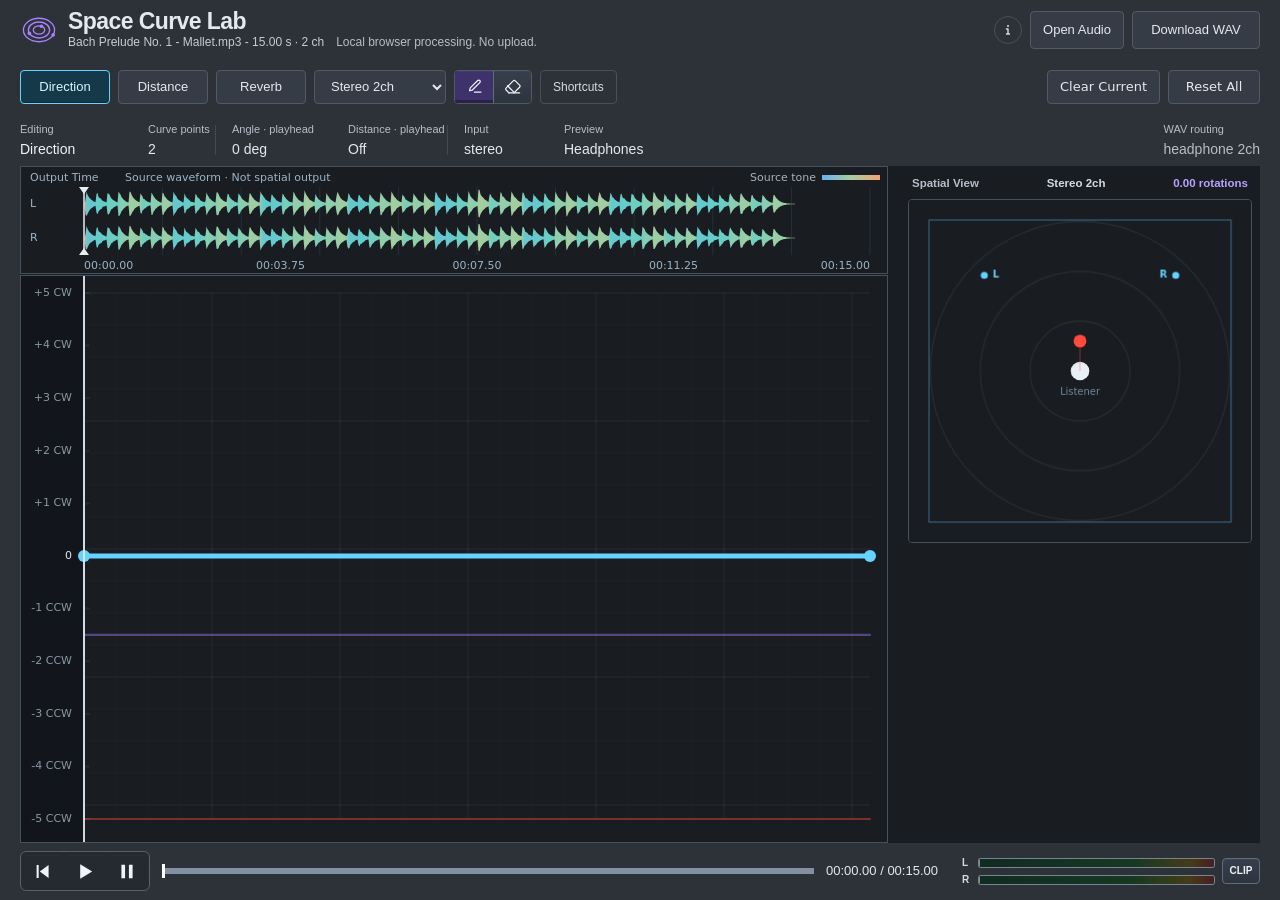
<file: index.html>
<!doctype html>
<html lang="en">
  <head>
    <meta charset="utf-8">
    <meta name="viewport" content="width=device-width, initial-scale=1">
    <title>Space Curve Lab</title>
    <link rel="icon" type="image/svg+xml" href="assets/identity/space-micro.svg?v=hub-v0.10">
    <link rel="stylesheet" href="assets/identity/tokens.css?v=hub-v0.10">
    <link rel="stylesheet" href="src/styles.css?v=20261014-filekeys1">
    <link rel="stylesheet" href="src/common-transport.css?v=20261013-1">
    <link rel="stylesheet" href="src/curve-actions.css?v=20261014-family1">
    <link rel="stylesheet" href="src/file-help.css?v=20261014-family1">
    <link rel="stylesheet" href="src/parameter-help.css?v=20261014-family1">
    <link rel="stylesheet" href="src/studio-theme.css?v=20261015-family1">
    <link rel="stylesheet" href="src/button-states.css?v=20261015-2">
  <link rel="stylesheet" href="src/value-strip.css?v=20261015-1">
  <link rel="stylesheet" href="src/functional-surfaces.css?v=20261015-space4">
    <link rel="stylesheet" href="src/content-alignment.css?v=20261015-2">
  <link rel="stylesheet" href="src/transport-polish.css?v=20261015-2">
  <link rel="stylesheet" href="src/transport-surface.css?v=20261015-2">
  <link rel="stylesheet" href="src/brand-layout.css?v=20261015-1">
    <link rel="stylesheet" href="src/readout-layout.css?v=20261028-family-guide1">
    <link rel="stylesheet" href="src/header-rhythm.css?v=20261015-2">
    <link rel="stylesheet" href="src/expanded-editor.css?v=20261015-spatial2">
    <link rel="stylesheet" href="src/typography.css?v=20261015-family1">
  <link rel="stylesheet" href="src/quiet-ui.css?v=20261023-family1">
    <link rel="stylesheet" href="src/refined-ui.css?v=20261026-graphite1">
</head>
  <body>
    <main class="app">
      <header class="topbar">
        <div class="brand">
          <img class="brandMark" src="assets/identity/space-symbol.svg?v=hub-v0.10" width="48" height="48" alt="" aria-hidden="true">
          <div class="brandCopy">
            <h1><span>Space </span><span class="brandAccent">Curve Lab</span></h1>
            <p class="tagline">Draw rotation and distance onto sound.</p>
            <p class="statusLine"><span id="fileStatus">No audio loaded</span><span class="privacyNote">Local browser processing. No upload.</span></p>

          </div>
        </div>
        <div class="transport">
          <details id="fileHelp" class="fileHelp">
            <summary aria-label="Audio file and export information" title="Audio file and export information"><svg width="16" height="16" viewBox="0 0 16 16" fill="none" aria-hidden="true"><circle cx="8" cy="4" r="1" fill="currentColor"/><path d="M6.5 7h1.5v5m-1.5 0h3" stroke="currentColor" stroke-width="1.4" stroke-linecap="round" stroke-linejoin="round"/></svg></summary>
            <div class="fileHelpPanel">
              <strong>Files &amp; export</strong>
              <dl>
                <dt>Input</dt><dd>WAV, MP3 recommended.</dd>
                <dt>AIFF</dt><dd>Mono/stereo 16/24-bit PCM (8–192 kHz), converted locally on import. AIFF-C is not supported.</dd>
                <dt>AIFF limits</dt><dd>128 MiB file / converted WAV; 192 MiB decoded audio. Other formats depend on browser memory.</dd>
                <dt>Output</dt><dd>Source duration · 2 / 4 / 8 channels · 48 kHz / 24-bit WAV. Reverb tails beyond the source end are not included.</dd>
              </dl>
              <p>Short excerpts recommended. Use one Lab at a time for heavy processing.</p>
            </div>
          </details>
          <label class="fileButton">
            Open Audio
            <input id="fileInput" type="file" accept="audio/*,.aif,.aiff,.aifc">
          </label>
          <span class="exportStatus" role="status" aria-label="Export status" hidden><strong id="downloadReadout">not ready</strong></span>
<button id="downloadButton" class="downloadButton" type="button" disabled title="Source duration · 2 / 4 / 8 channels · 48 kHz / 24-bit WAV.">Download WAV</button>
        </div>
      </header>

      <section class="editor">
        <div class="legend">
          <div class="modeButtons">
            <button id="directionMode" class="curveMode enabled active" type="button" aria-pressed="true" data-parameter-help aria-describedby="directionModeHelp">Direction</button>
            <button id="distanceMode" class="curveMode" type="button" aria-pressed="false" data-parameter-help aria-describedby="distanceModeHelp">Distance</button>
            <button id="reverbMode" class="curveMode" type="button" aria-pressed="false" data-parameter-help aria-describedby="reverbModeHelp">Reverb</button>
            <div class="channelTools">
              <select id="renderFormat" aria-label="Render format">
                <option value="stereo">Stereo 2ch</option>
                <option value="quad">Quad 4ch</option>
                <option value="octo">Octo 8ch</option>
              </select>
              <div class="toolToggle" role="group" aria-label="Curve editing tool">
                <button id="penTool" class="active" type="button" aria-label="Pen" aria-pressed="true" title="Pen: add or move points. Shift-drag a point and following points vertically; X stays fixed. Esc cancels the group drag.">
                  <svg xmlns="http://www.w3.org/2000/svg" width="17" height="17" viewBox="0 0 24 24" fill="none" stroke="currentColor" stroke-width="2" stroke-linecap="round" stroke-linejoin="round" aria-hidden="true"><path d="M12 20h9"/><path d="M16.5 3.5a2.121 2.121 0 0 1 3 3L9 17l-4 1 1-4Z"/></svg>
                </button>
                <button id="eraserTool" type="button" aria-label="Eraser" aria-pressed="false" title="Eraser: click a point to delete. Mac: Option-click; PC: Ctrl-click">
                  <svg xmlns="http://www.w3.org/2000/svg" width="17" height="17" viewBox="0 0 24 24" fill="none" stroke="currentColor" stroke-width="2" stroke-linecap="round" stroke-linejoin="round" aria-hidden="true"><path d="m7 21-4-4a2 2 0 0 1 0-3L13 4a2 2 0 0 1 3 0l6 6a2 2 0 0 1 0 3l-8 8"/><path d="M22 21H7"/><path d="m5 11 9 9"/></svg>
                </button>
              </div>
            </div>
            <details id="shortcutHelp" class="fileHelp shortcutHelp">
              <summary title="Existing shortcuts by editing area">Shortcuts</summary>
              <div class="fileHelpPanel" aria-label="Keyboard shortcuts"><strong>Keyboard shortcuts</strong><h3>Curve editing</h3><dl><dt>Shift-drag</dt><dd>Move this and following points vertically. X stays fixed.</dd><dt>Option-click</dt><dd>Mac: delete a point. PC: Ctrl-click. Endpoints stay protected.</dd><dt>Esc</dt><dd>Cancel the pending Shift group drag.</dd></dl><h3>Playback</h3><dl><dt>Space</dt><dd>Play/pause outside inputs, selectors and help.</dd><dt>← / →</dt><dd>Source waveform guide focused: seek 1 s; Shift: 0.1 s. Home / End: boundaries.</dd></dl><p>The channel selector sets the WAV layout; headphone Preview stays stereo. The waveform is a source guide, not spatial output. Esc closes this guide.</p></div>
            </details>
          </div>
          <div class="curveLegend">
            <span><b class="directionSwatch"></b>direction -1800/+1800 degrees</span>
            <span class="directionHint">+ clockwise / - counterclockwise</span>
            <span><b class="distanceSwatch"></b>distance near/far</span>
          </div>
          <div class="curveActions">
            <input id="distanceBypass" type="checkbox" checked hidden>

            <button id="clearCurveButton" type="button">Clear Current</button>
            <button id="resetButton" type="button">Reset All</button>
          </div>
        </div>

        <div class="roomControls" role="group" aria-label="Reverb settings" hidden>
          <span>Draw Reverb Amount · <output id="reverbAmountValue">35%</output></span>
          <label>Decay <input id="reverbDecay" type="range" min="0.3" max="4" step="0.1" value="1.2"><output id="reverbDecayValue">1.2 s</output></label>
          <span>Tail ends at file length</span>
        </div>
        <div class="panel currentValues contextReadouts">
          <div class="readout primaryReadout">
            <span>Editing</span>
            <strong id="modeReadout">Direction</strong>
          </div>
          <div class="readout editContextEnd">
            <span>Curve points</span>
            <strong id="pointsReadout">2</strong>
          </div>
          <div class="readout">
            <span title="Direction curve at the output playhead, not a selected point or measured audio.">Angle · playhead</span>
            <strong id="directionReadout">0 deg</strong>
          </div>
          <div class="readout playbackGroupEnd">
            <span title="Distance curve at the output playhead. Off and bypass retain their existing meaning.">Distance · playhead</span>
            <strong id="distanceReadout">Off</strong>
          </div>
          <div class="readout">
            <span>Input</span>
            <strong id="inputReadout">mono/stereo</strong>
          </div>
          <div class="readout previewReadout">
            <span>Preview</span>
            <strong>Headphones</strong>
          </div>
          <div class="readout referenceReadout">
            <span title="Output routing selected for WAV; headphone Preview stays stereo.">WAV routing</span>
            <strong id="engineReadout">Stereo render</strong>
          </div>
        </div>

        <div class="workspace">
          <div class="curveStack">
            <div class="canvasFrame timelineFrame">
              <canvas id="waveCanvas" width="1600" height="150" role="slider" tabindex="0" aria-label="Output time, source waveform, not spatial output" aria-valuemin="0" aria-valuemax="100" aria-valuenow="0"></canvas>
            </div>
            <div class="canvasFrame curveFrame">
              <canvas id="curveCanvas" width="1600" height="560" aria-label="Curve editor. Click to add or drag to move. Shift-drag a point and following points vertically with X fixed. Esc cancels. Mac Option-click deletes; PC Ctrl-click."></canvas>
            </div>

          </div>
          <aside class="spatialPanel">
            <div class="spatialHeader">
              <span>Spatial View</span>
              <span id="spatialModeLabel">Stereo 2ch</span>
              <strong id="motionReadout">0.00 rotations</strong>
            </div>
            <canvas id="spatialCanvas" width="520" height="520"></canvas>
          </aside>
        </div>
      </section>

      <footer class="playbackBar" aria-label="Playback and output monitoring">
        <div class="bottomTransport" aria-label="Transport controls">
          <button id="rewindButton" type="button" aria-label="Return to start" title="Return to start" disabled></button>
          <button id="playButton" type="button" aria-label="Play" title="Play · Space" disabled>Play</button>
          <button id="stopButton" type="button" aria-label="Pause" title="Pause · Space" disabled>Pause</button>
        </div>
        <input id="playbackScrubber" type="range" min="0" max="1" step="0.0001" value="0" aria-label="Output playback position" disabled>
        <output id="timeStatus" aria-label="Current playback time and duration">00:00.00 / 00:00.00</output>
        <section class="outputMeter" aria-label="Stereo headphone preview output level meter">
          <div class="meterChannels">
            <div class="meterRow" data-meter-channel="0">
              <span class="meterChannelLabel">L</span>
              <div class="meterTrack" aria-hidden="true">
                <div class="meterRms"></div>
                <div class="meterPeak"></div>
                <div class="meterHold"></div>
              </div>
              <span class="meterValue">-∞</span>
            </div>
            <div class="meterRow" data-meter-channel="1">
              <span class="meterChannelLabel">R</span>
              <div class="meterTrack" aria-hidden="true">
                <div class="meterRms"></div>
                <div class="meterPeak"></div>
                <div class="meterHold"></div>
              </div>
              <span class="meterValue">-∞</span>
            </div>
          </div>
          <button id="meterClipButton" class="meterClip" type="button" aria-pressed="false" title="Clip indicator. Click to reset.">CLIP</button>
        </section>
      </footer>
    </main>

    <div id="resetDialog" class="dialogBackdrop" hidden>
      <div class="confirmDialog" role="dialog" aria-modal="true" aria-labelledby="resetDialogTitle" aria-describedby="resetDialogDescription">
        <h2 id="resetDialogTitle">Reset all curves?</h2>
        <p id="resetDialogDescription">Direction, Distance and Reverb will return to their default state. This action cannot be undone.</p>
        <div class="dialogActions">
          <button id="cancelResetButton" type="button">Cancel</button>
          <button id="confirmResetButton" type="button">Reset All</button>
        </div>
      </div>
    </div>

    <script src="src/file-help.js?v=20261028-family-guide1" type="module"></script>
    <script src="src/app.js?v=20261030-entry-history1" type="module"></script>
  <div id="directionModeHelp" class="parameterHelp" role="tooltip" hidden><strong>Direction · −1800° to +1800°</strong><span>Move the sound around the listener. Positive = clockwise; negative = counterclockwise. 360° is one full turn.</span><span class="helpState"></span></div>
<div id="distanceModeHelp" class="parameterHelp" role="tooltip" hidden><strong>Distance · 0–1</strong><span>Move from near (0) to far (1), changing level, filtering and spatial impression. This is not a calibrated distance in meters.</span><span class="helpState"></span></div>
<div id="reverbModeHelp" class="parameterHelp" role="tooltip" hidden><strong>Reverb Amount · 0–100%</strong><span>Draw how much sound is sent to the reverb. Decay is a separate 0.3–4 s setting. The tail ends at the file length.</span><span class="helpState"></span></div>
<script type="module" src="src/parameter-help.js?v=20261014-family1"></script>
<script src="src/value-details.js?v=20261015-1" type="module"></script>
  <script type="module" src="src/expanded-editor.js?v=20261015-height2"></script>
  </body>
</html>
</file>
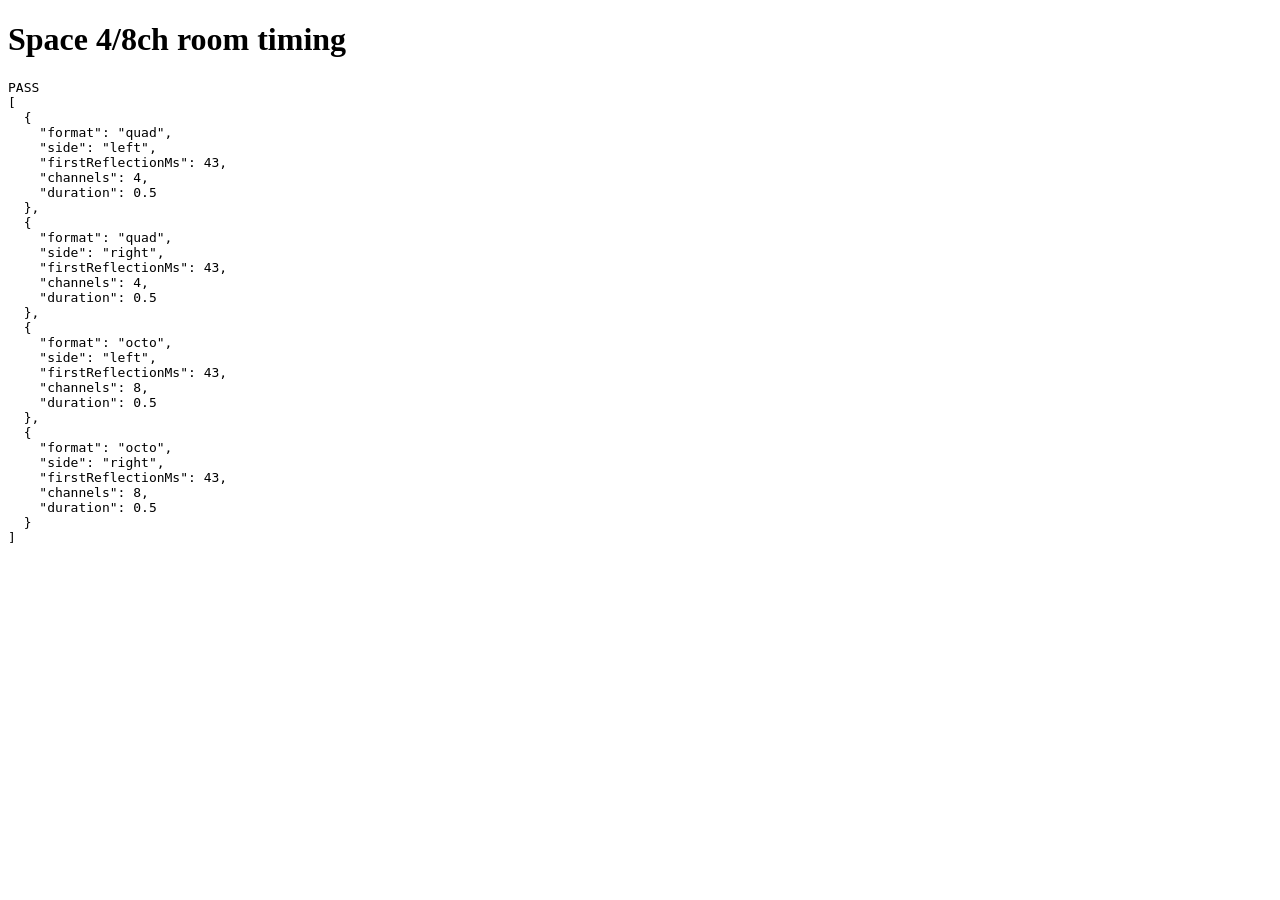
<file: tests/browser-room-clock.html>
<!doctype html><meta charset="utf-8"><title>Space room clock verification</title><h1>Space 4/8ch room timing</h1><pre id="result">Running</pre>
<script type="module">
import {renderSpatialWav} from '../src/offline-render.js?v=20261006-room-01';
try {
 const rate=48000,n=24000,at=960,x=new Float32Array(n),z=new Float32Array(n);x[at]=.1;const flat=y=>[{x:0,y},{x:1,y}],rows=[];
 for(const format of ['quad','octo'])for(const side of ['left','right']){
  const channels=side==='left'?[x,z]:[z,x];const wav=renderSpatialWav({sampleRate:rate,length:n,numberOfChannels:2,getChannelData:c=>channels[c]},flat((1800+(side==='left'?45:-45))/3600),flat(1),format,false);
  const decoded=await new OfflineAudioContext(2,1,rate).decodeAudioData(wav);let first=null;
  for(let i=at+480;i<n&&first===null;i++)for(let c=0;c<decoded.numberOfChannels;c++)if(Math.abs(decoded.getChannelData(c)[i])>1e-5){first=(i-at)/rate*1000;break;}
  if(first!==43)throw new Error('Expected 43 ms, got '+first);
  rows.push({format,side,firstReflectionMs:first,channels:decoded.numberOfChannels,duration:decoded.duration});
 }
 result.textContent='PASS\n'+JSON.stringify(rows,null,2);
}catch(e){result.textContent='FAIL '+e.stack;}
</script>
</file>
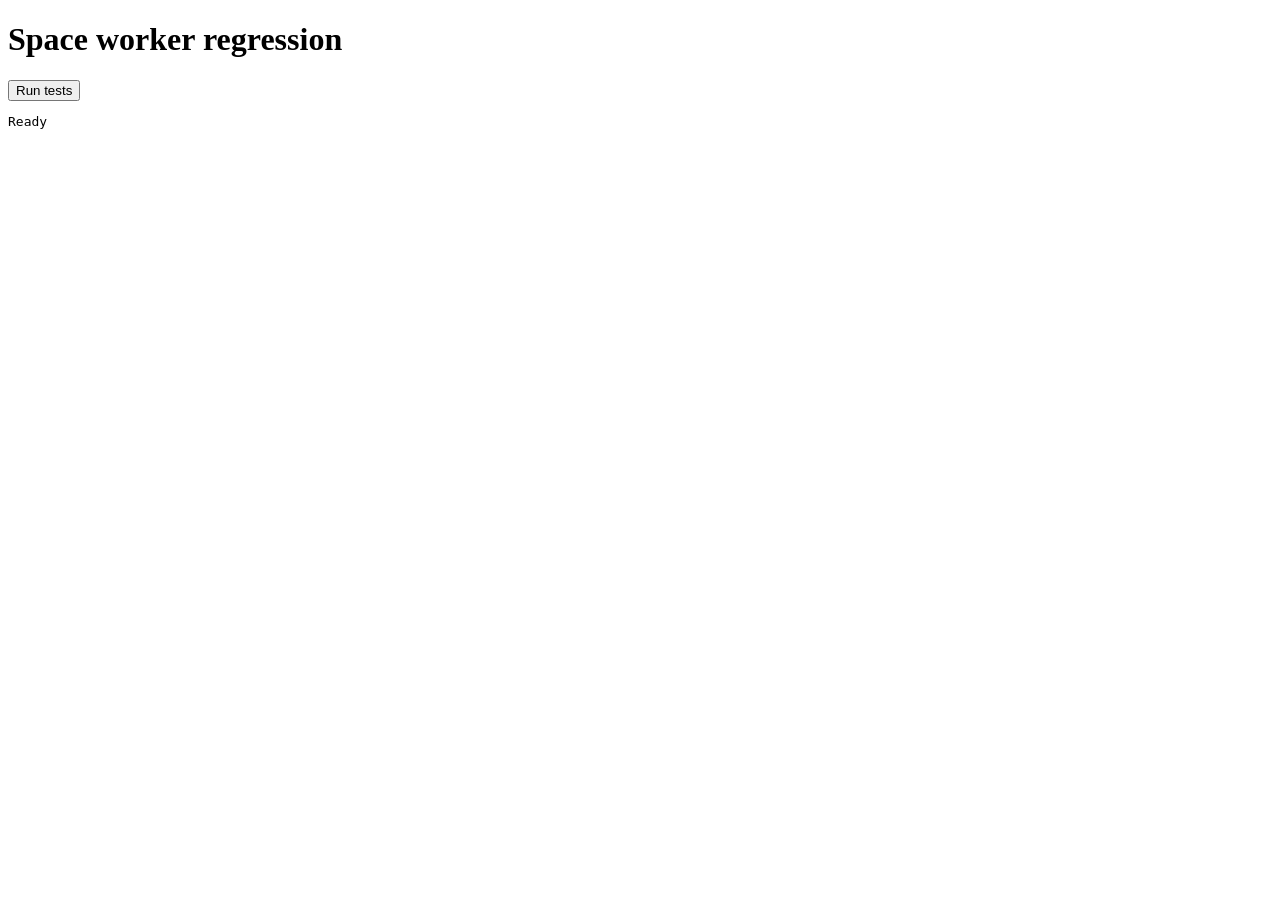
<file: tests/browser-worker.html>
<!doctype html><meta charset="utf-8"><title>Space worker regression</title><h1>Space worker regression</h1><button id="run">Run tests</button><pre id="result">Ready</pre>
<script type="module">
import {renderSpatialWav} from '../src/offline-render.js?v=20261006-room-01';
import {renderSpatialWavAsync} from '../src/render-client.js?v=20261006-worker-01';
const flat=y=>[{x:0,y},{x:1,y}],rate=48000;
function input(seconds){const l=Float32Array.from({length:rate*seconds},(_,i)=>.02*Math.sin(2*Math.PI*997*i/rate)),r=Float32Array.from(l,x=>-x);return {sampleRate:rate,length:l.length,numberOfChannels:2,getChannelData:c=>c?r:l};}
function equal(a,b){const x=new Uint8Array(a),y=new Uint8Array(b);if(x.length!==y.length||x.some((v,i)=>v!==y[i]))throw Error('WAV mismatch');}
run.onclick=async()=>{run.disabled=true;try{
 const short=input(.2),rows=[];
 for(const format of ['stereo','quad','octo'])for(const bypass of [true,false]){
  const args=[short,flat(.53),flat(1),format,bypass];equal(await renderSpatialWavAsync(...args),renderSpatialWav(...args));rows.push({format,bypass,byteIdentical:true});
 }
 const long=input(60),args=[long,flat(.5),flat(1),'octo',false];
 let cancelled=false,cancelCycles=0;
 const shortArgs=[short,flat(.5),flat(1),'octo',false],reference=renderSpatialWav(...shortArgs);
 for(let cycle=0;cycle<5;cycle++){
  const controller=new AbortController();setTimeout(()=>controller.abort(),50);cancelled=false;
  try{await renderSpatialWavAsync(...args,controller.signal);}catch(e){if(e.name!=='AbortError')throw e;cancelled=true;}
  if(!cancelled)throw Error('Cancellation failed');
  equal(await renderSpatialWavAsync(...shortArgs),reference);cancelCycles++;
 }
 let ticks=0;const timer=setInterval(()=>ticks++,20),start=performance.now();let wav;
 try{wav=await renderSpatialWavAsync(...args);}finally{clearInterval(timer);}
 if(ticks<3)throw Error('UI heartbeat stalled');const view=new DataView(wav);if(view.getUint32(40,true)!==60*rate*24)throw Error('Length mismatch');
 result.textContent='PASS\n'+JSON.stringify({rows,cancelled,cancelCycles,recoveryIdentical:true,longSeconds:60,longChannels:8,elapsedMs:performance.now()-start,heartbeatTicks:ticks,sourceIntact:long.getChannelData(0).length===60*rate},null,2);
}catch(e){result.textContent='FAIL '+e.stack;}finally{run.disabled=false;}};
</script>
</file>
<file: assets/identity/tokens.css>
/* Pinned Hub v0.10 palette. Update from palette.json together. */
:root {
  --curve-lab-audio: #459BFF;
  --curve-lab-timbre: #F4CB38;
  --curve-lab-space: #A982FF;
  --curve-lab-granular: #EF4FA4;
  --curve-lab-spectral: #FF7047;
  --curve-lab-oscillator: #28CDB0;
}
</file>
<file: src/styles.css>
:root {
  color-scheme: dark;
  --cl-bg: #07111c;
  --cl-bg-deep: #050b12;
  --cl-surface: #0d1b29;
  --cl-surface-raised: #122438;
  --cl-surface-hover: #182f46;
  --cl-surface-active: #1b3751;
  --cl-canvas: #0c1f31;
  --cl-border: #203a52;
  --cl-border-strong: #345672;
  --cl-text: #e8f0f6;
  --cl-text-secondary: #aabccc;
  --cl-text-muted: #71889b;
  --cl-accent: var(--curve-lab-space);
  --cl-accent-hover: #baa1ff;
  --cl-focus: #ccb4ff;
  --cl-direction: #66d2ff;
  --cl-distance: #ff4b3e;
  --cl-danger: #e35d80;
  --cl-meter-green: #20d45b;
  --cl-meter-yellow: #f2d31b;
  --cl-meter-orange: #f28c18;
  --cl-meter-red: #e44747;
  --cl-meter-hold: #f4f7f9;
  --cl-radius-sm: 4px;
  --cl-radius-md: 6px;
  --cl-radius-lg: 8px;
  --cl-space-1: 4px;
  --cl-space-2: 8px;
  --cl-space-3: 12px;
  --cl-space-4: 16px;
  --cl-space-6: 24px;
  --cl-control-height: 38px;
  --cl-toolbar-height: 54px;
  font-family: system-ui, -apple-system, BlinkMacSystemFont, "Segoe UI", sans-serif;
  background: var(--cl-bg-deep);
  color: var(--cl-text);
}

* {
  box-sizing: border-box;
}

body {
  margin: 0;
  min-height: 100vh;
  min-height: 100dvh;
  overflow: auto;
  background: var(--cl-bg-deep);
}

button,
input,
select {
  font: inherit;
}

.app {
  display: grid;
  grid-template-columns: minmax(0, 1fr);
  grid-template-rows: auto auto auto;
  align-content: start;
  min-height: 100vh;
  min-height: 100dvh;
  padding-bottom: 102px;
  padding-bottom: calc(102px + env(safe-area-inset-bottom, 0px));
}

.topbar {
  grid-column: 1 / -1;
  display: grid;
  grid-template-columns: minmax(330px, 1fr) auto;
  align-items: center;
  gap: var(--cl-space-6);
  padding: 18px var(--cl-space-6);
  border-bottom: 1px solid rgba(52, 86, 114, 0.72);
  background: #08131e;
}

.brand {
  display: grid;
  grid-template-columns: 48px minmax(0, 1fr);
  align-items: center;
  gap: var(--cl-space-3);
  min-width: 0;
}

.brandMark {
  width: 48px;
  height: 48px;
  display: block;
  object-fit: contain;
}

.brandCopy {
  min-width: 0;
}

.brand h1 {
  margin: 0;
  color: var(--cl-text);
  font-size: 25px;
  font-weight: 720;
  line-height: 1.05;
  letter-spacing: 0;
}

.brandAccent {
  color: var(--cl-accent);
}

.brand p {
  margin: 0;
}

.tagline {
  margin-top: var(--cl-space-1);
  color: var(--cl-text-secondary);
  font-size: 13px;
  line-height: 1.35;
}

.statusLine {
  display: flex;
  flex-wrap: wrap;
  gap: 5px var(--cl-space-3);
  margin-top: 3px;
  color: var(--cl-text-muted);
  font-size: 11.5px;
  line-height: 1.35;
}

.privacyNote {
  color: #77b7aa;
}

.formatNote {
  margin-top: 2px;
  color: #60798d;
  font-size: 10.5px;
  line-height: 1.35;
}

#timeStatus {
  min-width: 166px;
  color: var(--cl-text);
  font-size: 16px;
  font-weight: 680;
  font-variant-numeric: tabular-nums;
  text-align: center;
  white-space: nowrap;
}

.transport {
  display: flex;
  align-items: center;
  justify-self: end;
  gap: var(--cl-space-2);
  flex-wrap: wrap;
}

button,
.fileButton,
select {
  min-width: 74px;
  height: var(--cl-control-height);
  display: inline-flex;
  align-items: center;
  justify-content: center;
  padding: 0 14px;
  border: 1px solid var(--cl-border);
  border-radius: var(--cl-radius-md);
  background: var(--cl-surface-raised);
  color: var(--cl-text-secondary);
  font-size: 13px;
  font-weight: 620;
  line-height: 1;
  text-decoration: none;
  white-space: nowrap;
  cursor: pointer;
}

select {
  min-width: 112px;
  color-scheme: dark;
}

button:hover,
.fileButton:hover,
select:hover {
  border-color: var(--cl-border-strong);
  background: var(--cl-surface-hover);
  color: var(--cl-text);
}

button:focus-visible,
.fileButton:focus-within,
select:focus-visible,
input:focus-visible {
  outline: 2px solid var(--cl-focus);
  outline-offset: 2px;
}

button:active:not(:disabled),
.fileButton:active,
select:active:not(:disabled) {
  background: var(--cl-surface-active);
}

button:disabled,
select:disabled {
  opacity: 0.42;
  cursor: default;
}

#downloadButton {
  min-width: 128px;
  border-color: var(--cl-accent);
  background: color-mix(in srgb, var(--cl-accent) 48%, var(--cl-bg));
  color: #fbf9ff;
}

#downloadButton:hover {
  border-color: var(--cl-accent-hover);
  background: color-mix(in srgb, var(--cl-accent) 60%, var(--cl-bg));
}

#stopButton {
  border-color: #784054;
  color: #f09ab1;
}

#stopButton:hover {
  border-color: var(--cl-danger);
  background: #321d2a;
  color: #ffc0d0;
}

.fileButton input {
  position: absolute;
  width: 1px;
  height: 1px;
  padding: 0;
  margin: -1px;
  overflow: hidden;
  clip-path: inset(50%);
  white-space: nowrap;
  border: 0;
}

.editor {
  min-width: 0;
  min-height: 0;
  display: grid;
  grid-template-rows: auto auto auto minmax(0, 1fr);
  align-content: start;
  gap: var(--cl-space-3);
  padding: var(--cl-space-4);
}

.legend {
  min-height: var(--cl-toolbar-height);
  display: grid;
  grid-template-columns: auto minmax(0, 1fr) auto;
  align-items: center;
  gap: var(--cl-space-4);
  padding: var(--cl-space-2) var(--cl-space-3);
  border: 1px solid var(--cl-border);
  border-radius: var(--cl-radius-lg);
  background: var(--cl-surface);
  color: var(--cl-text-muted);
  font-size: 11.5px;
}

.modeButtons,
.curveLegend,
.curveActions {
  display: flex;
  align-items: center;
  gap: var(--cl-space-2);
  flex-wrap: wrap;
}

.curveLegend {
  min-width: 0;
  gap: var(--cl-space-4);
}

.curveActions {
  justify-content: flex-end;
}

.legend button {
  min-width: 90px;
  height: 34px;
}

.curveMode {
  border-color: #29445b;
  background: #102236;
}

.toolToggle {
  display: inline-flex;
  height: 34px;
  margin-left: var(--cl-space-1);
  overflow: hidden;
  border: 1px solid #2d4a61;
  border-radius: var(--cl-radius-md);
}

.legend .toolToggle button {
  width: 38px;
  min-width: 38px;
  height: 32px;
  padding: 0;
  border: 0;
  border-radius: 0;
  background: #102236;
  color: #9fb5c6;
}

.legend .toolToggle button + button {
  border-left: 1px solid #2d4a61;
}

.legend .toolToggle button.active {
  background: #3e326b;
  color: #f2edff;
}

.legend .toolToggle button:focus-visible {
  outline: 2px solid var(--cl-focus);
  outline-offset: -2px;
}

#directionMode.active {
  border-color: var(--cl-direction);
  background: #143a4a;
  color: #d8f6ff;
}

#distanceMode.active {
  border-color: var(--cl-distance);
  background: #442329;
  color: #ffd9d6;
}

#clearCurveButton,
#resetButton {
  min-width: 92px;
  color: var(--cl-text-secondary);
}

#clearCurveButton {
  border-color: #3b5063;
}

#resetButton {
  border-color: #784054;
  color: #f09ab1;
}

#resetButton:hover {
  border-color: var(--cl-danger);
  background: #321d2a;
  color: #ffc0d0;
}

.toggle {
  height: 34px;
  display: inline-flex;
  align-items: center;
  gap: 7px;
  padding: 0 10px;
  border: 1px solid #3b5063;
  border-radius: var(--cl-radius-md);
  color: var(--cl-text-secondary);
  background: #102236;
  white-space: nowrap;
}

.toggle:hover {
  border-color: var(--cl-border-strong);
  color: var(--cl-text);
}

.toggle input {
  width: 14px;
  height: 14px;
  margin: 0;
  accent-color: var(--cl-distance);
}

.directionHint {
  color: var(--cl-text-muted);
}

.directionSwatch,
.distanceSwatch {
  display: inline-block;
  width: 22px;
  height: 3px;
  margin-right: 6px;
  border-radius: 2px;
  vertical-align: middle;
}

.directionSwatch { background: var(--cl-direction); }
.distanceSwatch { background: var(--cl-distance); }

.panel {
  display: grid;
  grid-template-columns: repeat(8, minmax(100px, 1fr));
  gap: 0;
  padding: 10px 12px;
  border: 1px solid var(--cl-border);
  border-radius: var(--cl-radius-lg);
  background: #0a1724;
}

.readout {
  position: relative;
  display: grid;
  grid-template-rows: 13px 17px;
  align-content: center;
  gap: 4px;
  min-width: 0;
  padding: 0 14px;
  color: var(--cl-text-muted);
  font-size: 10.5px;
  line-height: 1.2;
  text-transform: uppercase;
}

.readout:first-child {
  padding-left: 4px;
}

.readout:not(:last-child)::after {
  position: absolute;
  top: 3px;
  right: 0;
  bottom: 3px;
  width: 1px;
  background: rgba(52, 86, 114, 0.58);
  content: "";
}

.readout strong {
  overflow: hidden;
  color: var(--cl-text);
  font-size: 13px;
  font-weight: 650;
  font-variant-numeric: tabular-nums;
  line-height: 1.3;
  text-overflow: ellipsis;
  text-transform: none;
  white-space: nowrap;
}

.workspace {
  min-width: 0;
  display: grid;
  grid-template-columns: minmax(0, 1fr) minmax(300px, 360px);
  align-items: start;
  gap: var(--cl-space-3);
}

.curveStack {
  min-width: 0;
  display: grid;
  gap: var(--cl-space-3);
}

.canvasFrame,
.spatialPanel {
  min-width: 0;
  overflow: hidden;
  border: 1px solid var(--cl-border-strong);
  border-radius: var(--cl-radius-lg);
  background: var(--cl-canvas);
}

canvas {
  display: block;
  width: 100%;
}

#waveCanvas,
#curveCanvas {
  background: var(--cl-canvas);
}

#waveCanvas {
  cursor: crosshair;
  touch-action: none;
  height: clamp(88px, 12vh, 128px);
  height: clamp(88px, 12dvh, 128px);
}

#curveCanvas {
  height: clamp(250px, calc(100vh - 515px), 620px);
  height: clamp(250px, calc(100dvh - 515px), 620px);
  cursor: crosshair;
}

#curveCanvas.eraseMode {
  cursor: url("eraser-cursor.svg") 5 25, crosshair;
}

.spatialPanel {
  padding: var(--cl-space-2);
  background: #0a1724;
}

.spatialHeader {
  display: flex;
  align-items: center;
  justify-content: space-between;
  gap: var(--cl-space-3);
  padding: 3px 4px 10px;
  color: var(--cl-text-muted);
  font-size: 11.5px;
  font-weight: 650;
}

.spatialHeader span {
  min-width: 0;
}

#spatialModeLabel {
  flex: 1 1 auto;
  overflow: hidden;
  color: var(--cl-text-secondary);
  text-align: center;
  text-overflow: ellipsis;
  white-space: nowrap;
}

.spatialHeader strong {
  color: var(--cl-accent-hover);
  font-size: 11.5px;
  font-variant-numeric: tabular-nums;
}

#spatialCanvas {
  aspect-ratio: 1;
  border: 1px solid var(--cl-border);
  border-radius: var(--cl-radius-md);
  background: var(--cl-canvas);
}

.playbackBar {
  position: fixed;
  z-index: 10;
  right: var(--cl-space-4);
  bottom: var(--cl-space-3);
  bottom: max(var(--cl-space-3), env(safe-area-inset-bottom, 0px));
  left: var(--cl-space-4);
  display: grid;
  grid-template-columns: auto auto minmax(33vw, 1fr);
  align-items: center;
  gap: var(--cl-space-4);
  min-height: 66px;
  margin: 0;
  padding: 10px 12px;
  border: 1px solid var(--cl-border);
  border-radius: var(--cl-radius-lg);
  background: #0a1724;
}

.bottomTransport {
  display: flex;
  align-items: center;
  gap: var(--cl-space-2);
}

.bottomTransport button {
  min-width: 74px;
}

#waveCanvas:focus-visible {
  outline: 2px solid var(--cl-focus);
  outline-offset: -2px;
}

.outputMeter {
  display: grid;
  grid-template-columns: auto minmax(140px, 1fr) auto;
  align-items: center;
  gap: var(--cl-space-2);
  min-width: 0;
  padding-left: var(--cl-space-3);
  border-left: 1px solid rgba(52, 86, 114, 0.58);
}

.meterTitle {
  color: var(--cl-text-muted);
  font-size: 10px;
  font-weight: 750;
}

.meterChannels {
  display: grid;
  gap: 5px;
  min-width: 0;
}

.meterRow {
  display: grid;
  grid-template-columns: 11px minmax(90px, 1fr) 34px;
  align-items: center;
  gap: 5px;
}

.meterChannelLabel,
.meterValue {
  color: var(--cl-text-muted);
  font-size: 10px;
  font-weight: 650;
  font-variant-numeric: tabular-nums;
}

.meterValue {
  text-align: right;
}

.meterTrack {
  position: relative;
  height: 7px;
  overflow: hidden;
  border: 1px solid #233d53;
  border-radius: 2px;
  background: #050c13;
}

.meterRms,
.meterPeak {
  position: absolute;
  inset: 0;
  width: 100%;
  transform: scaleX(0);
  transform-origin: left center;
  background: linear-gradient(
    90deg,
    var(--cl-meter-green) 0%,
    var(--cl-meter-green) 68%,
    var(--cl-meter-yellow) 80%,
    var(--cl-meter-orange) 90%,
    var(--cl-meter-red) 100%
  );
}

.meterRms {
  opacity: 0.72;
}

.meterPeak {
  top: 1px;
  bottom: 1px;
  opacity: 0.96;
}

.meterHold {
  position: absolute;
  top: 0;
  bottom: 0;
  left: 0;
  width: 1px;
  background: var(--cl-meter-hold);
}

.meterClip {
  min-width: 38px;
  width: 38px;
  height: 26px;
  padding: 0;
  border-color: #493142;
  background: #1b1c28;
  color: #79576a;
  font-size: 8.5px;
  font-weight: 760;
}

.meterClip.clipped {
  border-color: var(--cl-danger);
  background: #5a2035;
  color: #ffd5df;
}

.dialogBackdrop {
  position: fixed;
  inset: 0;
  z-index: 20;
  display: grid;
  place-items: center;
  padding: 20px;
  background: rgba(2, 8, 14, 0.76);
}

.dialogBackdrop[hidden] {
  display: none;
}

.confirmDialog {
  width: min(420px, 100%);
  padding: 20px;
  border: 1px solid var(--cl-border-strong);
  border-radius: var(--cl-radius-lg);
  background: #102131;
}

.confirmDialog h2 {
  margin: 0;
  font-size: 18px;
  letter-spacing: 0;
}

.confirmDialog p {
  margin: 12px 0 20px;
  color: var(--cl-text-secondary);
  font-size: 13px;
  line-height: 1.5;
}

.dialogActions {
  display: flex;
  justify-content: flex-end;
  gap: var(--cl-space-2);
}

#confirmResetButton {
  border-color: #7a4255;
  background: #37202a;
  color: #f5bdcb;
}

@media (max-width: 1240px) {
  .app {
    padding-bottom: 140px;
    padding-bottom: calc(140px + env(safe-area-inset-bottom, 0px));
  }

  .topbar {
    grid-template-columns: minmax(320px, 1fr) auto;
  }

  .transport {
    grid-column: 2;
    grid-row: 1;
    max-width: 540px;
  }

  .legend {
    grid-template-columns: minmax(0, 1fr) auto;
  }

  .curveLegend {
    grid-column: 1 / -1;
    grid-row: 2;
  }

  .workspace {
    grid-template-columns: minmax(0, 1fr) minmax(280px, 320px);
  }

  .playbackBar {
    grid-template-columns: auto minmax(150px, 1fr);
  }

  .outputMeter {
    grid-column: 1 / -1;
    grid-row: 2;
    padding: var(--cl-space-2) 0 0;
    border-top: 1px solid rgba(52, 86, 114, 0.58);
    border-left: 0;
  }
}

@media (max-width: 1040px) {
  .workspace {
    grid-template-columns: minmax(0, 1fr);
  }

  .spatialPanel {
    width: min(520px, 100%);
  }

  #curveCanvas {
    height: clamp(300px, 52vh, 500px);
    height: clamp(300px, 52dvh, 500px);
  }
}

@media (max-width: 860px) {
  .app {
    padding-bottom: 170px;
    padding-bottom: calc(170px + env(safe-area-inset-bottom, 0px));
  }

  .topbar {
    align-items: start;
    grid-template-columns: minmax(0, 1fr);
    gap: var(--cl-space-3);
    padding: var(--cl-space-4);
  }

  .brand {
    grid-template-columns: 40px minmax(0, 1fr);
  }

  .brandMark {
    width: 40px;
    height: 40px;
  }

  .brand h1 {
    font-size: 22px;
  }

  .transport {
    grid-column: 1;
    grid-row: auto;
    justify-self: start;
  }

  .transport {
    max-width: none;
  }

  .editor {
    padding: var(--cl-space-3);
  }

  .legend {
    grid-template-columns: minmax(0, 1fr);
  }

  .curveLegend,
  .curveActions {
    grid-column: auto;
    grid-row: auto;
  }

  .curveActions {
    justify-content: flex-start;
  }

  .panel {
    grid-template-columns: repeat(2, minmax(118px, 1fr));
    gap: 10px 0;
  }

  .readout:nth-child(2n)::after {
    display: none;
  }

  #curveCanvas {
    height: clamp(300px, 50vh, 460px);
    height: clamp(300px, 50dvh, 460px);
  }

  .playbackBar {
    right: var(--cl-space-3);
    left: var(--cl-space-3);
    grid-template-columns: auto minmax(150px, 1fr);
    gap: var(--cl-space-3);
  }

  #timeStatus {
    justify-self: end;
    min-width: 0;
    font-size: 14px;
  }

  .outputMeter {
    grid-column: 1 / -1;
  }

  .outputMeter {
    grid-row: auto;
  }
}

@media (max-width: 520px) {
  .meterTitle,
  .meterValue {
    display: none;
  }

  .outputMeter {
    grid-template-columns: minmax(0, 1fr) auto;
  }

  .meterRow {
    grid-template-columns: 11px minmax(70px, 1fr);
  }
}

.roomControls { display:flex; flex-wrap:wrap; align-items:center; gap:12px 20px; padding:8px 12px; border:1px solid #304252; border-radius:8px; color:#bac8d8; font-size:12px; }
.roomControls label { display:flex; align-items:center; gap:7px; }
.roomControls input[type="range"] { width:100px; accent-color:#A982FF; }
.roomControls output { min-width:38px; font-variant-numeric:tabular-nums; }
.roomControls > span { font-size:11px; color:#8193a6; }

@media (min-width: 1101px) {
  .app { padding-bottom: calc(82px + env(safe-area-inset-bottom, 0px)); }
  #curveCanvas { height:clamp(210px, calc(100dvh - 565px), 620px); }
}

.roomControls[hidden] { display:none; }
/* Module buttons are toggles, matching the Curve Lab family. */
.curveMode.enabled { background:#233a4d; border-color:#54728b; color:#e8f0f6; }
#directionMode.enabled { border-color:#66d2ff; }
#distanceMode.enabled { border-color:#ff4b3e; }
#reverbMode.enabled { border-color:#A982FF; background:#29243c; }
.curveMode.active { box-shadow:inset 0 -2px #dce9f5; }
</file>
<file: src/common-transport.css>
/* Curve Lab common bottom transport. Independent from engine and waveform UI. */
.playbackBar{display:grid;grid-template-columns:auto minmax(100px,1fr) auto minmax(200px,25%);align-items:center;gap:12px;min-height:54px;padding:6px 10px}
.bottomTransport{display:flex;align-items:center;gap:0;padding:3px;border:1px solid #304252;border-radius:6px;background:#101d29}
.bottomTransport button,#rewindButton{position:relative;display:block;width:38px;min-width:38px;height:32px;padding:0;border:0;border-radius:3px;background:transparent;color:#d2dce5;font-size:0;box-shadow:none}
.bottomTransport button::before{content:"";position:absolute;left:50%;top:50%;transform:translate(-50%,-50%);width:16px;height:16px;background:currentColor}
#playButton::before{clip-path:polygon(20% 5%,95% 50%,20% 95%)}
#stopButton::before{clip-path:polygon(15% 8%,38% 8%,38% 92%,15% 92%,15% 8%,62% 8%,85% 8%,85% 92%,62% 92%,62% 8%)}
#rewindButton::before{clip-path:polygon(10% 10%,23% 10%,23% 90%,10% 90%,10% 10%,85% 10%,85% 90%,30% 50%,85% 10%)}
#rewindButton{margin-right:7px;border-right:1px solid #344655;border-radius:3px 0 0 3px}
#playButton[aria-pressed="true"]{background:#35404b;color:#d2dce5}
.bottomTransport button:hover{background:#26394c;color:#d2dce5}
.bottomTransport button:disabled{opacity:.35}
.bottomTransport button:focus-visible{outline:2px solid #d2dce5;outline-offset:2px}
#timeStatus{min-width:0;font-size:13px;white-space:nowrap}
#playbackScrubber{appearance:none;-webkit-appearance:none;display:block;width:100%;min-width:0;height:34px;padding:0;margin:0;border:0;border-radius:0;cursor:ew-resize;
background:linear-gradient(to right,var(--cl-accent,#459bff) 0% var(--progress,0%),#223a50 var(--progress,0%) 100%) center / 100% 6px no-repeat}
#playbackScrubber::-webkit-slider-runnable-track{height:6px;background:transparent}
#playbackScrubber::-webkit-slider-thumb{appearance:none;-webkit-appearance:none;width:3px;height:14px;margin-top:-4px;border:0;border-radius:0;background:#fff}
#playbackScrubber::-moz-range-track{height:6px;background:transparent}
#playbackScrubber::-moz-range-thumb{width:3px;height:14px;border:0;border-radius:0;background:#fff}
#playbackScrubber:disabled{opacity:.35}
.playbackBar .outputMeter{display:grid;grid-template-columns:minmax(0,1fr) auto;min-width:0;align-items:center}
.playbackBar .meterTitle{display:none}
.playbackBar .meterValue{position:absolute;width:1px;height:1px;overflow:hidden;clip-path:inset(50%);white-space:nowrap}
.playbackBar .meterRow{grid-template-columns:12px minmax(60px,1fr)}
.playbackBar .meterChannelLabel{font-size:11px;color:#b5c6d6}
.playbackBar .meterChannels{gap:6px}
.playbackBar .meterTrack{height:8px;border:0;border-radius:2px;background:linear-gradient(to right,#102b20 0%,#173822 65%,#323b1c 80%,#453b19 90%,#462c1c 95%,#481f25 100%)}
.playbackBar .meterRms,.playbackBar .meterPeak{transform:none;clip-path:inset(0 100% 0 0);background:linear-gradient(to right,#49ca87 0%,#6bd56e 65%,#b9db60 80%,#edce5b 90%,#f39b58 95%,#f26470 100%)}
.playbackBar .meterPeak{top:0;bottom:0;opacity:1}
.playbackBar .meterRms{opacity:.55}
.playbackBar .meterHold{width:1px;background:#eff5f8;transform:translateX(-.5px)}
@media(max-width:1100px){.playbackBar{grid-template-columns:auto minmax(100px,1fr) auto}.playbackBar .outputMeter{grid-column:1/-1;border-left:0;padding:2px 0 0}.app{padding-bottom:130px}}
@media(max-width:600px){.playbackBar{grid-template-columns:auto 1fr;gap:6px}#playbackScrubber{grid-row:2;grid-column:1/-1}#timeStatus{grid-row:1;grid-column:2;font-size:11px}.app{padding-bottom:160px}}

#playButton,#stopButton,#rewindButton{color:#d2dce5}
#playButton:hover,#stopButton:hover,#rewindButton:hover{color:#d2dce5;background:#26394c}
.playbackBar #timeStatus{width:auto;max-width:none;overflow:visible;text-overflow:clip;justify-self:stretch}
</file>
<file: src/curve-actions.css>
/* Family curve actions: Audio Curve Lab reference. No behavior changes. */
#clearCurveButton, #resetButton {
  box-sizing: border-box;
  min-width: 92px;
  height: 38px;
  padding: 0 14px;
  display: inline-flex;
  align-items: center;
  justify-content: center;
  border: 1px solid #203a52;
  border-radius: 6px;
  background: #122438;
  color: #aabccc;
  font-family: system-ui, -apple-system, BlinkMacSystemFont, "Segoe UI", sans-serif;
  font-size: 13px;
  font-weight: 620;
  line-height: 1;
  white-space: nowrap;
  box-shadow: none;
}
#clearCurveButton { border-color: #3b5063; }
#clearCurveButton:hover:not(:disabled), #resetButton:hover:not(:disabled) {
  border-color: #345672;
  background: #182f46;
  color: #e8f0f6;
}
#clearCurveButton:active:not(:disabled), #resetButton:active:not(:disabled) {
  background: #1b3751;
}
#clearCurveButton:focus-visible, #resetButton:focus-visible {
  outline: 2px solid #8fbfff;
  outline-offset: 2px;
}
#clearCurveButton:disabled, #resetButton:disabled {
  background: #122438;
  color: #aabccc;
  opacity: .42;
  cursor: default;
}
#clearCurveButton:disabled { border-color: #3b5063; }
#resetButton:disabled { border-color: #203a52; }
@media (min-width: 900px) {
  #clearCurveButton, #resetButton { height: 30px; }
}
</file>
<file: src/file-help.css>
.fileHelp { position:relative; flex:none; }
.fileHelp > summary { list-style:none; display:flex; align-items:center; justify-content:center; width:28px; height:28px; box-sizing:border-box; border:1px solid var(--cl-border); border-radius:50%; color:var(--cl-text-secondary); background:transparent; cursor:pointer; }
.fileHelp > summary::-webkit-details-marker { display:none; }
.fileHelp > summary:hover, .fileHelp[open] > summary { color:var(--cl-text); border-color:var(--cl-accent); }
.fileHelp > summary:focus-visible { outline:2px solid var(--cl-accent); outline-offset:3px; }
.fileHelpPanel { position:absolute; z-index:30; right:0; top:calc(100% + 8px); width:min(340px,calc(100vw - 32px)); box-sizing:border-box; padding:16px; border:1px solid var(--cl-border); border-radius:8px; background:#101e2c; color:#c8d7e5; box-shadow:0 12px 32px #0008; font-size:12px; line-height:1.5; }
.fileHelpPanel > strong { color:#edf4fa; font-size:13px; }
.fileHelpPanel dl { display:grid; grid-template-columns:58px minmax(0,1fr); gap:9px 12px; margin:12px 0; }
.fileHelpPanel dt { color:#8fa9bf; }
.fileHelpPanel dd { margin:0; }
.fileHelpPanel p { margin:12px 0 0; padding-top:10px; border-top:1px solid var(--cl-border); color:#9fb4c5; }
@media(max-width:600px) { .fileHelpPanel { position:fixed; left:16px; right:16px; top:150px; width:auto; max-height:calc(100dvh - 180px); overflow:auto; } }

@media(min-width:601px) and (max-width:900px) { .fileHelpPanel { left:0; right:auto; } }
</file>
<file: src/parameter-help.css>
.parameterHelp {
  position: fixed;
  z-index: 1000;
  width: min(300px, calc(100vw - 24px));
  box-sizing: border-box;
  padding: 12px 14px;
  border: 1px solid #36516b;
  border-radius: 8px;
  background: #102030;
  color: #d4e0ec;
  box-shadow: 0 5px 18px #0005;
  font-size: 12px;
  line-height: 1.55;
}
.parameterHelp[hidden] { display: none; }
.parameterHelp strong { display: block; margin-bottom: 4px; color: #f0f5fa; font-size: 12px; }
.parameterHelp span { display: block; }

/* Retain legacy nodes for existing UI writers; descriptions now live on controls. */
.parameterLegend, .curveLegend { display: none !important; }
.parameterHelp .helpState { margin-top: 6px; color: #a8bed3; font-size: 11px; }
</file>
<file: src/studio-theme.css>
/* Family studio pilot, derived from Audio 3e9723b. Presentation only.
   Keep each Lab's accent, parameter colors, enabled/bypassed states and layout. */
:root {
 --cl-bg: #292f38; --cl-bg-deep: #222830; --cl-surface: #252c35;
 --cl-surface-raised: #303945; --cl-surface-hover: #444f5e;
 --cl-border: #46515e; --cl-border-strong: #637182;
 --cl-text: #f0f3f7; --cl-text-secondary: #d5dce5; --cl-text-muted: #c3cdd9;
 --cl-canvas: #191c20; --cl-radius-md: 4px; --cl-radius-lg: 5px;
}
body { font-family: -apple-system,BlinkMacSystemFont,"Segoe UI",sans-serif; background: #292f38; }
body::before,body::after { display:none; }
.app { background:#292f38; }
.topbar { background:#292f38; border-bottom-color:transparent; box-shadow:none; }
.brand h1 { font-weight:600; letter-spacing:-.025em; }
.brandAccent { color:#e3e9f1; }
button,.fileButton,select,input { font-weight:500; }
button:not(.active):not(.enabled):not(.bypassed):not(.clipped):not(:disabled):not([aria-pressed="true"]),
.fileButton,select,input[type="number"] {
 background:#303945; color:#edf1f6; border-color:#626f7f;
}
button:focus-visible,select:focus-visible,input:focus-visible { outline:2px solid var(--cl-focus); outline-offset:2px; }
button:disabled { opacity:.6; }
.editor { gap:0; padding:0; }
.legend,.effectBar,.panel,.controlBand,.sourceBand,.impulseBand,
.canvasFrame,.outputWaveFrame,.spatialPanel,.playbackBar,.playbackDock {
 border-radius:0; box-shadow:none;
}
.legend,.effectBar,.controlBand,.sourceBand,.impulseBand,.panel {
 background:#252c35; border:0; border-bottom:1px solid #46515e;
}
.legend,.effectBar { background:#292f38; }
.panel .readout strong { font-weight:500; }
.canvasFrame,.outputWaveFrame { border:0; background:#191c20; }
.curveStack { gap:1px; }
.chainDiagram,.spatialPanel { background:#252c35; border-color:#46515e; }
.parameterBar,.durationPanel,.roomControls { background:#252c35; border-color:#46515e; }
.playbackBar,.playbackDock { background:#292f38; border-color:#46515e; }
#clearCurveButton,#resetButton { background:#2d3540; color:#edf1f6; border-color:#626f7f; font-weight:500; }
#clearCurveButton:hover:not(:disabled),#resetButton:hover:not(:disabled) { background:#444f5e; border-color:#8796a8; color:#fff; }
.fileHelpPanel,.parameterHelp,.confirmDialog { background:#252e39; color:#d5dce5; border-color:#718196; }
.fileHelpPanel p,.fileHelpPanel dt,.parameterHelp .helpState { color:#c3cdd9; }
.playbackBar .meterTrack { box-shadow:0 0 0 1px #788492; }
.playbackBar .meterChannelLabel { color:#d1dbe7; }
.curveMode.active,.parameterButton.active { box-shadow:inset 0 -2px currentColor; }
@media(max-width:899px) {
 .app { padding-bottom:0; }
 .playbackBar,.playbackDock { position:static; inset:auto; margin:0; }
 .tagline { display:none; }
}
</file>
<file: src/button-states.css>
/* Shared button-state contract. Local copies intentionally identical across six Labs.
   Presentation only: preserve parameter-specific active colors and semantic states. */
:root {
  --cl-button-rest: linear-gradient(#363f4b, #2d3540);
  --cl-button-text: #f0f3f7;
  --cl-button-edge: #626c79;
}
/* Off means available but not selected; bypassed effects remain editable. */
button:not(.active):not(.enabled):not(.editing):not(.clipped):not([aria-pressed="true"]):not(:disabled),
button.bypassed:not(:disabled), .fileButton {
  background: var(--cl-button-rest) !important;
  color: var(--cl-button-text) !important;
  border-color: var(--cl-button-edge) !important;
  box-shadow: inset 0 1px #ffffff06 !important;
}
button:not(.active):not(.enabled):not(.editing):not(.clipped):not([aria-pressed="true"]):not(:disabled):hover,
button.bypassed:not(:disabled):hover, .fileButton:hover {
  background: #444f5e !important;
  border-color: #8796a8 !important;
}
/* A full-width dark lower bevel replaces text underlines; no size/layout change. */
button:is(.active,.editing,[aria-pressed="true"]):not(:disabled):not(.clipped) {
  box-shadow: inset 0 1px #ffffff0a, inset 0 -3px #00000055 !important;
}
.curveMode.active::after { content: none !important; }
/* Unavailable is distinct from an available off button. */
button:disabled {
  opacity: 1 !important;
  background: #353b44 !important;
  color: #949eac !important;
  border-color: #495360 !important;
  box-shadow: none !important;
  cursor: default;
}

/* Role-based dimensions. Do not apply text metrics to transport glyphs or fade handles. */
:root {
  --cl-control-font: 13px;
  --cl-control-radius: 4px;
  --cl-control-height: 34px;
}
button:is(.curveMode,.effectModule,.parameterButton,.waveformButton,.chainBlock),
.soundModes button, #clearCurveButton, #resetButton, #analyzeButton,
#cancelResetButton, #confirmResetButton {
  box-sizing: border-box;
  font-size: var(--cl-control-font) !important;
  font-weight: 500;
  line-height: 18px !important;
  height: var(--cl-control-height) !important;
  min-height: var(--cl-control-height) !important;
  border-radius: var(--cl-control-radius) !important;
  padding-block: 0 !important;
}
.fileButton, #openAudioButton, #downloadButton {
  box-sizing: border-box;
  font-size: var(--cl-control-font) !important;
  font-weight: 500;
  line-height: 18px !important;
  height: 38px !important;
  min-height: 38px !important;
  border-radius: var(--cl-control-radius) !important;
}
.toolToggle { border-radius: var(--cl-control-radius) !important; }
.toolToggle button {
  box-sizing: border-box;
  height: 32px !important; min-height: 32px !important;
  border-radius: 0 !important;
}
/* Transport keeps its existing zero-size text and CSS icon construction. */
#rewindButton, #playButton, #stopButton {
  box-sizing: border-box;
  height: 32px !important; min-height: 32px !important;
  border-radius: 3px !important;
}
#rewindButton { border-radius: 3px 0 0 3px !important; }
.sourceEditToolbar button:not(.fadeHandle) {
  font-size: 11px !important;
  height: 26px !important; min-height: 26px !important;
  border-radius: var(--cl-control-radius) !important;
}
#editZoomIn, #editZoomOut { font-size: 14px !important; }
/* Secondary information shares a hierarchy without changing content or order. */
.statusLine, .tagline { font-size: 12px; }
.readout > span, .readout > label { font-size: 11px; }
.readout > strong { font-size: 14px; }
</file>
<file: src/value-strip.css>
/* Audio information-density pilot; no overlays on editing surfaces. */
.valueStrip { display:flex; align-items:center; flex-wrap:wrap; gap:10px 24px; padding:8px 20px; background:#252c35; border-bottom:1px solid #46515e; font-size:12px; color:#c3cdd9; }
.valueBasis { font-size:11px; color:#aebbc9; }
.compactValue { display:inline-flex; gap:8px; align-items:baseline; white-space:nowrap; }
.compactValue strong { font-size:13px; font-weight:500; color:#f0f3f7; font-variant-numeric:tabular-nums; min-width:58px; }
.valueDetails { margin-left:auto; font-size:12px; }
.valueDetails summary { cursor:pointer; padding:4px 0; color:#c3cdd9; }
.valueDetails[open] { flex-basis:100%; margin-left:0; }
.valueDetailsBody { display:flex; flex-wrap:wrap; gap:8px 24px; padding:6px 0 2px; }
.valueDetailsBody strong { margin-left:6px; color:#d5dce5; font-weight:500; }
.valueDetails summary:focus-visible { outline:2px solid #a9cfff; outline-offset:3px; }
.exportStatus { display:flex; flex-direction:column; gap:3px; font-size:10px; color:#c3cdd9; max-width:180px; }
.exportStatus strong { font-size:12px; font-weight:500; color:#d5dce5; overflow-wrap:anywhere; }
@media(max-width:639px) { .valueStrip {padding:8px 10px; gap:8px 16px;} .valueBasis {flex-basis:100%;} }

.valueDetails .panel {display:flex; flex-wrap:wrap; gap:12px 24px; padding:8px 0; border:0; background:transparent;}
.valueDetails .readout {padding:0; min-width:100px;}
.valueDetails .readout::after {display:none !important;}
.compactValue strong {min-width:0;}
.compactValue {white-space:normal; flex-wrap:wrap;}
</file>
<file: src/functional-surfaces.css>
/* Functional surfaces: shared upper controls, independent waveform/analysis area. */
:root { --family-header: #373b43; --family-wave: #252c32; --family-curve: #191c20; --family-transport: #30343c; }
.topbar,.legend,.effectBar,.parameterBar,.parameterLegend,.controlBand,.sourceBand,.impulseBand,.durationPanel,.roomControls,.valueStrip,.voiceDetails,.modulationInfo { background:var(--family-header); border-color:transparent; }
.valueDetails .panel,.voiceDetails .panel { background:transparent; }
.outputWaveFrame,.timelineFrame,.sourceFrame,.frequencyFrame { background:var(--family-wave); }
.canvasFrame.curveFrame { background:var(--family-curve); }
.playbackBar,.playbackDock { background:var(--family-transport); }

/* Restore pre-density readouts in the unified upper surface. */
.currentValues { background:#373b43; border:0; }

.exportStatus[hidden] { display:none; }

/* Audio/Timbre transport contract. */
.app > .playbackBar { margin:0; padding-inline:20px; border:0; border-top:1px solid #4a525e; border-radius:0; background:var(--family-transport); }
.bottomTransport { background:#292f37; border-color:#596472; }
.bottomTransport button { background:transparent; box-shadow:none; }
#playButton:hover,#stopButton:hover,#rewindButton:hover { background:#343a42; color:#eef1f4; border-color:#596472; }
#playButton[aria-pressed="true"] { background:#5c6978; color:#eef1f4; }
#rewindButton { border-right-color:#596472; }
#playbackScrubber { background:linear-gradient(to right,#459bff 0% var(--progress,0%),#8290a1 var(--progress,0%) 100%) center / 100% 6px no-repeat; }
.playbackBar .outputMeter { border-left:0; }
.playbackBar .meterTrack::after { display:none; }
.playbackBar .meterHold { background:#f4f7fb; }
.playbackBar .meterClip:not(.clipped) { color:#b3becc; background:#262e38; border-color:#5c6878; }
.playbackBar .meterClip:not(.clipped):hover { color:#eef3fa; background:#3b4654; }
.exportStatus[hidden] { display:none; }
@media(max-width:600px) { .app > .playbackBar { padding-inline:10px; } }


.spatialPanel { background:#191c20; border-color:#46515e; }
.roomControls { border-radius:0; color:#d5dce5; }
.roomControls > span { color:#c3cdd9; }

/* One dark central work surface; align the transport with the shell edges. */
.app,.editor,.workspace,.curveStack { background:var(--family-curve); }
.spatialPanel { border:0; }
.app > .playbackBar { left:0; right:0; bottom:0; min-height:54px; padding-block:8px; }
.playbackBar .outputMeter { grid-row:auto; border-top:0; padding-top:0; }
@media(min-width:1101px) {
 .playbackBar .outputMeter { grid-column:auto; padding-left:12px; }
}
@media(max-width:1100px) {
 .playbackBar .outputMeter { grid-column:1/-1; padding-left:0; }
}

/* Space review: matching canvas surfaces with a subtle inside hairline. */
.timelineFrame,.canvasFrame.curveFrame {
 background:var(--family-curve); position:relative;
}
.timelineFrame::after,.canvasFrame.curveFrame::after {
 content:""; position:absolute; inset:0; border:1px solid #46515e;
 pointer-events:none; z-index:1;
}
</file>
<file: src/content-alignment.css>
/* Shared content rails. Layout only; retain each Lab's approved colors. */
:root { --lab-content-inset:20px; }
.topbar,.editor > .legend,.editor > .effectBar,.editor > .parameterBar,
.editor > .currentValues,.editor > .durationPanel,.editor > .roomControls,
.editor > .sourceBand,.editor > .controlBand,.editor > .impulseBand,
.editor > .modulationInfo,.editor > .chainDiagram {
 padding-inline:var(--lab-content-inset); border-left-width:0; border-right-width:0;
}
.currentValues .readout:first-child { padding-left:0; }
.currentValues .readout:last-child { padding-right:0; }
.app > .playbackBar { left:0; right:0; margin-inline:0; padding-inline:var(--lab-content-inset); border-left-width:0; border-right-width:0; }
.editor { background:#373b43; }
@media(max-width:600px) { :root { --lab-content-inset:10px; } }
 .editor > .workspace { margin-inline:var(--lab-content-inset); }

/* The removed inline legend must not leave an empty final grid column. */
@media(min-width:900px) { .legend > .curveActions { grid-column:2 / -1; } }
</file>
<file: src/transport-polish.css>
/* Neutral, equal-cell transport. Audio palette; isolated from generic buttons. */
.playbackBar .bottomTransport { display:flex; align-items:center; gap:4px; padding:3px; border:1px solid #596472; border-radius:6px; background:#292f37; }
.playbackBar .bottomTransport :is(#rewindButton,#playButton,#stopButton) { box-sizing:border-box; flex:0 0 38px; display:grid; place-items:center; width:38px; min-width:38px; max-width:38px; height:32px; min-height:32px; margin:0; padding:0; border:0; border-radius:3px !important; background:transparent !important; color:#d2dce5; box-shadow:none; font-size:0 !important; line-height:0; }
.playbackBar .bottomTransport :is(#rewindButton,#playButton,#stopButton)::before { display:block; position:absolute; width:16px; height:16px; left:50%; top:50%; transform:translate(-50%,-50%); margin:0; }
.playbackBar .bottomTransport :is(#rewindButton,#playButton,#stopButton):hover:not(:disabled) { background:#343a42 !important; color:#eef1f4; }
.playbackBar .bottomTransport #playButton[aria-pressed="true"] { background:#5c6978 !important; color:#eef1f4; }
.playbackBar .bottomTransport :is(#rewindButton,#playButton,#stopButton):disabled { opacity:.35; }
</file>
<file: src/transport-surface.css>
/* Family transport surface: controls keep their separate neutral capsule. */
body,.app { background:#373b43; }
.app > .playbackBar,.app > .playbackDock,.playbackDock > .playbackBar {
 background:#373b43; border:0; border-radius:0; box-shadow:none; margin:0; left:0; right:0; bottom:0;
}
.app > .playbackBar,.playbackDock > .playbackBar { min-height:56px; padding-block:8px; }
.app > .playbackDock { padding:0; }
.playbackBar #playbackScrubber { background:linear-gradient(to right,var(--cl-accent,#459bff) 0% var(--progress,0%),#8290a1 var(--progress,0%) 100%) center / 100% 6px no-repeat; }
@media(max-width:1180px) {
 .app > .playbackBar,.app > .playbackDock { position:static; inset:auto; }
 .app { padding-bottom:0; }
}

@media(min-width:1181px) {
 .playbackBar { grid-template-columns:auto minmax(100px,1fr) auto minmax(200px,25%); }
 .playbackBar .outputMeter { grid-column:auto; grid-row:auto; }
}
@media(min-width:601px) and (max-width:1180px) {
 .playbackBar { grid-template-columns:auto minmax(100px,1fr) auto; }
 .playbackBar .outputMeter { grid-column:1/-1; grid-row:2; }
}
</file>
<file: src/brand-layout.css>
/* Audio Curve Lab is the family title/mark geometry reference. */
.topbar .brand {
  display:grid;
  grid-template-columns:38px minmax(0,1fr);
  align-items:center;
  gap:10px;
  min-width:0;
}
.topbar .brandMark { display:block; width:38px; height:38px; object-fit:contain; }
.topbar .brandCopy { min-width:0; }
.topbar .brand h1 {
  margin:0;
  font-size:23px;
  font-weight:600;
  line-height:1.1;
  letter-spacing:-.025em;
}
@media(max-width:899px) {
  .topbar .brand { grid-template-columns:40px minmax(0,1fr); gap:12px; }
  .topbar .brandMark { width:40px; height:40px; }
  .topbar .brand h1 { font-size:22px; }
}
</file>
<file: src/readout-layout.css>
/* Shared readout rhythm; keep each Lab's column count and semantic values. */
.panel.currentValues { padding-block:8px; align-items:start; row-gap:12px; }
.currentValues > .readout {
  display:grid;
  grid-template-rows:14px 18px;
  align-content:start;
  align-items:baseline;
  row-gap:4px;
  padding-block:0;
  min-width:0;
}
.currentValues > .readout > span,
.currentValues > .readout > label { font-size:11px; line-height:14px; }
.currentValues > .readout > strong {
  font-size:14px;
  line-height:18px;
  font-weight:500;
  font-variant-numeric:tabular-nums;
}
/* Keep output format next to Pen/Eraser, including wrapped toolbar rows. */
.channelTools {
  display:inline-flex;
  align-items:center;
  flex:0 0 auto;
  flex-wrap:nowrap;
  gap:var(--cl-space-2,8px);
}
.channelTools > .toolToggle { margin-left:0; }
.channelTools > select:is(#renderFormat,#formatSelect) {
  box-sizing:border-box;
  flex:0 0 auto;
  width:132px;
  min-width:132px;
  height:var(--cl-control-height,34px);
  min-height:var(--cl-control-height,34px);
  padding:0 28px 0 var(--cl-control-inset,12px);
  border:1px solid var(--cl-edge-rest,var(--cl-border-strong));
  border-radius:var(--cl-control-radius,4px);
  background-color:var(--cl-surface-control,var(--cl-surface-raised));
  color:var(--cl-ink-primary,var(--cl-text));
  font-size:var(--cl-type-control,13px);
  font-weight:400;
  line-height:18px;
  color-scheme:dark;
  cursor:pointer;
}
.channelTools > select:is(#renderFormat,#formatSelect):hover:not(:disabled) {
  background-color:var(--cl-surface-hover);
  border-color:var(--cl-edge-hover,var(--cl-border-strong));
}
.channelTools > select:disabled { cursor:default; }

/* Compact stacked readouts without reducing type size or hiding values. */
@media (max-width:899px) {
  .panel.currentValues { padding-block:6px; row-gap:8px; }
  .currentValues > .readout { row-gap:2px; }
}

/* Audio-approved readout roles, adapted only to this Lab's retained fields. */
.panel.currentValues.contextReadouts { grid-template-columns:116px 72px 104px 104px 88px 116px minmax(112px,1fr); column-gap:12px; }
.panel.currentValues.contextReadouts > .readout { padding-inline:0; grid-template-rows:14px minmax(18px,auto); }
.panel.currentValues.contextReadouts > .readout > strong { white-space:normal; overflow:visible; text-overflow:clip; overflow-wrap:anywhere; }
.panel.currentValues.contextReadouts > .readout::after { display:none; }
@media(min-width:900px) {
 .panel.currentValues.contextReadouts > :is(.editContextEnd,.playbackGroupEnd)::after { display:block; right:4px; }
 .panel.currentValues.contextReadouts > .readout:last-child { justify-self:end; }
}
@media(min-width:640px) and (max-width:899px) { .panel.currentValues.contextReadouts { grid-template-columns:repeat(4,minmax(0,1fr)); } }
@media(min-width:440px) and (max-width:639px) { .panel.currentValues.contextReadouts { grid-template-columns:repeat(3,minmax(0,1fr)); } }
@media(max-width:439px) { .panel.currentValues.contextReadouts { grid-template-columns:repeat(2,minmax(0,1fr)); } }

/* Reuse the file-information disclosure and Graphite panel roles for shortcuts. */
.shortcutHelp > summary {
  width:auto;
  height:var(--cl-control-height,34px);
  padding-inline:var(--cl-control-inset,12px);
  border-radius:var(--cl-control-radius,4px);
  font-size:var(--cl-type-body,12px);
  font-weight:400;
}
.shortcutHelp .fileHelpPanel {
  position:fixed;
  right:auto;
  width:min(460px,calc(100vw - 24px));
  max-height:calc(100dvh - 24px);
  overflow:auto;
  overscroll-behavior:contain;
  text-transform:none;
  letter-spacing:0;
}
.shortcutHelp .fileHelpPanel h3 {
  margin:14px 0 0;
  font-size:12px;
  font-weight:500;
  color:var(--cl-ink-primary,var(--cl-text));
}
.shortcutHelp .fileHelpPanel dl {
  grid-template-columns:116px minmax(0,1fr);
  gap:7px 12px;
  margin:8px 0 0;
}
.shortcutHelp .fileHelpPanel dt,
.shortcutHelp .fileHelpPanel dd { overflow-wrap:anywhere; }
@media(max-width:439px) {
  .shortcutHelp .fileHelpPanel dl { grid-template-columns:100px minmax(0,1fr); gap:7px 10px; }
}
</file>
<file: src/header-rhythm.css>
/* Audio header rhythm; retain file/engine status and local-processing notice. */
.topbar { padding-block:9px; gap:12px; }
.topbar .statusLine { display:flex; flex-wrap:wrap; gap:4px 12px; line-height:1.35; }
.topbar .statusLine > span { min-width:0; overflow-wrap:anywhere; }
@media(min-width:900px) { .topbar .tagline { display:none; } }
@media(max-width:899px) {
  .topbar .tagline { display:block; margin-top:0 !important; font-size:12px; line-height:1.35; }
}

/* Preserve the complete headphone preview label at intermediate widths. */
.currentValues > .previewReadout { padding-inline:6px; }
</file>
<file: src/expanded-editor.css>
/* Fill available desktop height, then scroll naturally when controls need space. */
.app { display:block; height:auto; min-height:100dvh; padding-bottom:0; }
.editor { height:auto; align-content:start; padding-bottom:0; }
.app > .playbackBar, .app > .playbackDock { position:static; inset:auto; margin-bottom:0; }
.workspace, .curveStack { height:auto; align-content:start; }
#curveCanvas { height:var(--available-curve-height,300px) !important; }

/* Compact spatial monitor when the workspace stacks; retain a square viewbox. */
@media (max-width:1040px) {
  .spatialPanel {
    width:100%;
    display:grid;
    grid-template-columns:minmax(0,1fr) clamp(180px,28dvh,240px);
    align-items:center;
    gap:12px;
  }
  .spatialHeader {
    flex-direction:column;
    align-items:flex-start;
    justify-content:center;
    gap:8px;
    padding:4px;
  }
  #spatialModeLabel { flex:none; text-align:left; }
  #spatialCanvas { width:100%; height:auto; aspect-ratio:1; }
}
@media (max-width:440px) {
  .spatialPanel { grid-template-columns:minmax(0,1fr) 180px; gap:8px; }
}
</file>
<file: src/typography.css>
/* Family restrained typography. Audio-approved direction; display only.
   Preserve Lab-specific enabled/active colors, icon geometry and disabled/focus states. */
:root {
 --cl-type-control:13px; --cl-type-caption:11px; --cl-type-body:12px;
 --cl-type-value:14px; --cl-control-inset:12px;
}
:is(.fileButton,#openAudioButton,#downloadButton,.curveMode,.effectModule,
.parameterButton,.waveformButton,.chainBlock,#resynthesisMode,#convolutionButton,
#clearCurveButton,#resetButton) {
 font-size:var(--cl-type-control) !important; font-weight:400; letter-spacing:0;
 padding-inline:var(--cl-control-inset); box-shadow:none !important;
}
:is(.fileButton,#openAudioButton,#downloadButton,.curveMode,.effectModule,
.parameterButton,.waveformButton,.chainBlock,#resynthesisMode,#convolutionButton,
#clearCurveButton,#resetButton):not(:disabled):not(.active):not(.enabled):not(.editing):not(.clipped):not([aria-pressed="true"]) {
 border-color:#5d6672 !important; background:linear-gradient(#353d48,#303741) !important;
}
:is(.fileButton,#openAudioButton,#downloadButton,.curveMode,.effectModule,
.parameterButton,.waveformButton,.chainBlock,#resynthesisMode,#convolutionButton,
#clearCurveButton,#resetButton):not(:disabled):not(.active):not(.enabled):not(.editing):not(.clipped):not([aria-pressed="true"]):hover {
 border-color:#8796a8 !important; background:#444f5e !important;
}
:is(#resynthesisMode,#convolutionButton,.curveMode,.effectModule,.parameterButton,
.waveformButton,.chainBlock):is(.active,.enabled,.editing,[aria-pressed="true"]):not(:disabled) {
 box-shadow:inset 0 -1px #00000055 !important;
}
.currentValues > .readout > :is(span,label) {
 font-size:11px; font-weight:400; line-height:14px; text-transform:none; letter-spacing:0;
}
.currentValues > .readout > strong {
 font-size:14px; font-weight:400; line-height:18px; font-variant-numeric:tabular-nums;
}
.sectionLabel,.chainLabel,.curveTimeLabel {
 font-weight:500; text-transform:none; letter-spacing:0;
}
#timeStatus { font-size:13px; font-weight:500; line-height:16px; font-variant-numeric:tabular-nums; }
.playbackBar #meterClipButton { font-size:10px; font-weight:600; line-height:12px; }
.playbackBar .meterChannelLabel { font-size:10px; font-weight:600; }
.parameterHelp { font-size:12px; font-weight:400; line-height:1.55; }
.parameterHelp strong { font-weight:600; }
.parameterHelp .helpState { font-weight:400; }
/* Duration14/600 remains an intentional readout role, not an oversized button. */
</file>
<file: src/quiet-ui.css>
/* Audio-approved quiet context: preserve geometry, selected colors and disabled states. */
:is(.fileButton,#openAudioButton,#downloadButton,.curveMode,.effectModule,.parameterButton,.waveformButton,.chainBlock,#resynthesisMode,#convolutionButton,#clearCurveButton,#resetButton):not(:disabled):not(.active):not(.enabled):not(.editing):not(.clipped):not([aria-pressed="true"]) {
 background:#303740 !important; border-color:#48515c !important; box-shadow:none !important;
}
:is(.fileButton,#openAudioButton,#downloadButton,.curveMode,.effectModule,.parameterButton,.waveformButton,.chainBlock,#resynthesisMode,#convolutionButton,#clearCurveButton,#resetButton):not(:disabled):not(.active):not(.enabled):not(.editing):not(.clipped):not([aria-pressed="true"]):hover {
 background:#404a56 !important; border-color:#7a899b !important;
}
:is(.fileButton,button):focus-visible { outline:2px solid #a9cfff !important; outline-offset:2px; }
.currentValues > .readout > :is(span,label) { color:#adb6c2; }
.readout:not(:last-child)::after { background:#454b54; }
.curveTimeLabel { color:#aab4c0; }
.toolToggle { border-color:#48515c !important; }
</file>
<file: src/refined-ui.css>
/* Curve Lab graphite contract v1 — 2026-10-26.
   Paint only: retain dimensions, typography metrics, hit targets and musical colors.
   Identical in all six Labs; portable roles are documented in INTERFACE_GRAPHITE_CONTRACT.md. */
:root {
  --cl-surface-shell: #2d3138;
  --cl-surface-canvas: #191c20;
  --cl-surface-control: #363c45;
  --cl-surface-hover: #444d59;
  --cl-surface-popover: #272c33;
  --cl-ink-primary: #e5e9ef;
  --cl-ink-secondary: #b6bec9;
  --cl-ink-caption: #aab4c0;
  --cl-edge-rest: #505a67;
  --cl-edge-hover: #7d8796;
  --cl-edge-divider: #424952;
  --cl-focus-ring: #a9cfff;
  --audio-surface-file: var(--cl-surface-shell);
  --audio-surface-controls: var(--cl-surface-shell);
  --audio-surface-values: var(--cl-surface-shell);
  --audio-surface-transport: var(--cl-surface-shell);
  --family-header: var(--cl-surface-shell);
  --family-transport: var(--cl-surface-shell);
}
body, .app, .editor,
.topbar, .legend, .effectBar, .parameterBar, .controlBand, .sourceBand,
.impulseBand, .durationPanel, .roomControls, .voiceDetails, .modulationInfo,
.panel.currentValues, .chainDiagram,
.app > .playbackBar, .app > .playbackDock, .playbackDock > .playbackBar {
  background: var(--cl-surface-shell) !important;
}
body, .app, .topbar, .topbar h1 { color: var(--cl-ink-primary); }

/* Available/off is separate from enabled, currently edited, unavailable and clipped. */
:is(.fileButton,#openAudioButton,#downloadButton,.curveMode,.effectModule,
.parameterButton,.waveformButton,.chainBlock,#resynthesisMode,#convolutionButton,
#clearCurveButton,#resetButton,#editZoomIn,#editZoomOut,#editZoomFit,
#editUndo,#editRedo,#editDelete):not(:disabled):not(.active):not(.enabled):not(.editing):not(.clipped):not([aria-pressed="true"]) {
  background: var(--cl-surface-control) !important;
  color: var(--cl-ink-primary) !important;
  border-color: var(--cl-edge-rest) !important;
  box-shadow: none !important;
}
:is(.fileButton,#openAudioButton,#downloadButton,.curveMode,.effectModule,
.parameterButton,.waveformButton,.chainBlock,#resynthesisMode,#convolutionButton,
#clearCurveButton,#resetButton,#editZoomIn,#editZoomOut,#editZoomFit,
#editUndo,#editRedo,#editDelete):not(:disabled):not(.active):not(.enabled):not(.editing):not(.clipped):not([aria-pressed="true"]):hover {
  background: var(--cl-surface-hover) !important;
  border-color: var(--cl-edge-hover) !important;
}
:is(.fileButton,button,select):focus-visible {
  outline: 2px solid var(--cl-focus-ring) !important;
  outline-offset: 2px;
}
.topbar select, .compactField select, .synthesisGroup select,
.resynthesisControls select, .modulationGroup select {
  background-color: var(--cl-surface-control);
  color: var(--cl-ink-primary);
  border-color: var(--cl-edge-rest);
}
.toolToggle { border-color: var(--cl-edge-rest) !important; }
.toolToggle svg { stroke-width: 1.75; }

/* Semantic content remains visible; no opacity is applied to a container. */
.currentValues > .readout > :is(span,label) { color: var(--cl-ink-secondary); }
.currentValues > .readout > strong { color: var(--cl-ink-primary); }
.currentValues > .primaryReadout > strong { color: #f1f4f8; }
.currentValues > .referenceReadout > strong { color: var(--cl-ink-secondary); }
.readout:not(:last-child)::after { background: var(--cl-edge-divider); }
.privacyNote, .tagline { color: var(--cl-ink-secondary); }
#editStatus, .curveTimeLabel { color: var(--cl-ink-caption); }
.sourceEditToolbar > strong { color: #c6ced8; }
#timeStatus, #durationValue { color: var(--cl-ink-primary); }
.playbackBar .bottomTransport {
  background: #252a31;
  border-color: #56616f;
}
.playbackBar .bottomTransport :is(#rewindButton,#playButton,#stopButton) {
  color: var(--cl-ink-primary);
}

/* Transient panels share a neutral surface; position, size and text metrics stay intact. */
.parameterHelp, .fileHelpPanel {
  background: var(--cl-surface-popover);
  color: var(--cl-ink-primary);
  border-color: #626d7b;
  box-shadow: 0 6px 18px #0004;
}
.parameterHelp strong, .fileHelpPanel > strong { color: #f1f4f8; }
.parameterHelp .helpState, .fileHelpPanel dt, .fileHelpPanel p {
  color: var(--cl-ink-secondary);
}
.fileHelpPanel p { border-top-color: var(--cl-edge-divider); }
.spatialPanel { border-color: #38414a; }
.spatialHeader > span { color: var(--cl-ink-secondary); }

/* Long output/seek clocks must remain readable on a narrow transport. */
@media (max-width: 600px) {
  .playbackBar #timeStatus {
    min-width: 0;
    white-space: normal;
    overflow-wrap: anywhere;
  }
}
</file>
